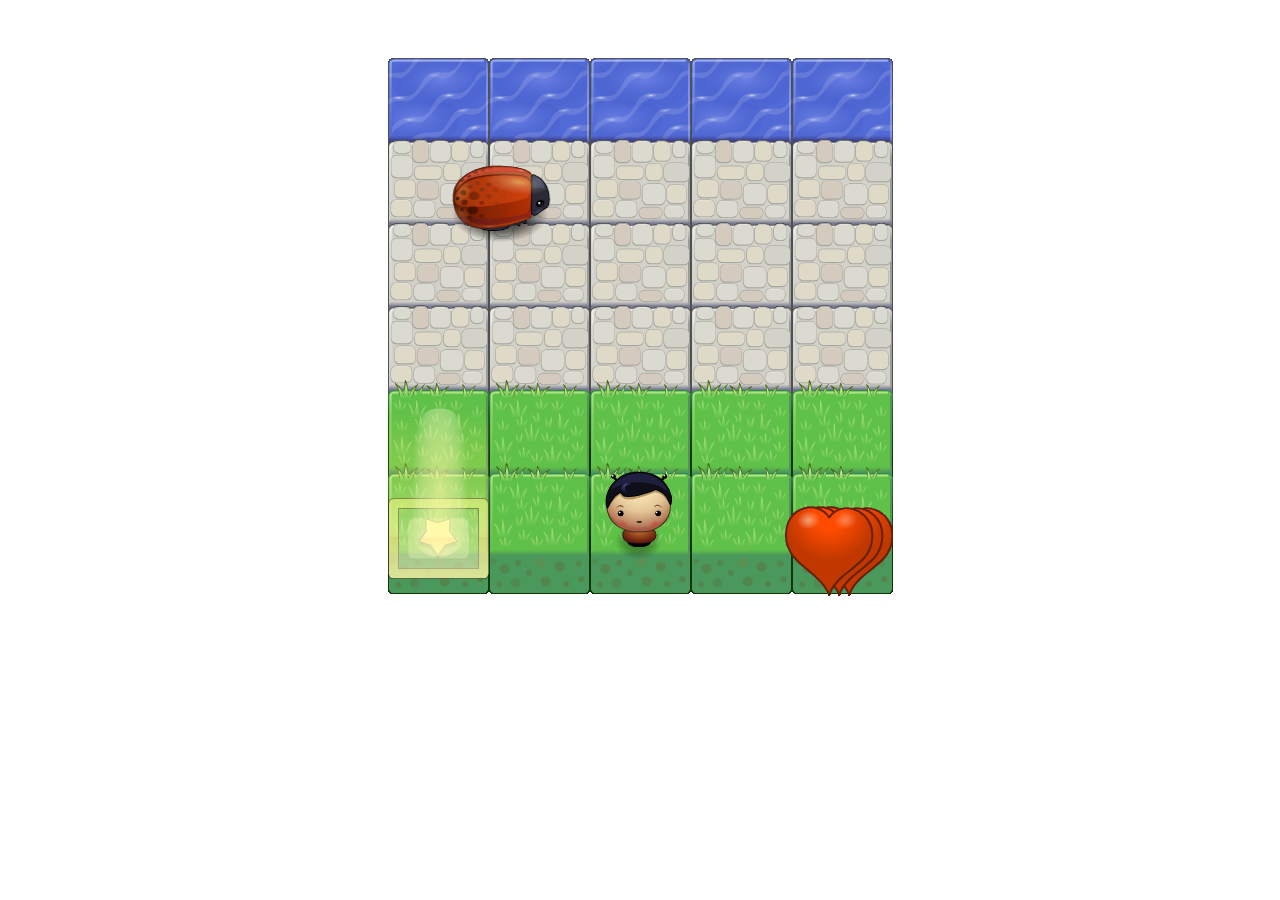
<file: arcade-game/index.html>
<!DOCTYPE html>
<html>
<head>
    <meta charset="UTF-8">
    <title>Effective JavaScript: Frogger</title>
    <link rel="stylesheet" href="css/style.css">
</head>
<body>
    <script src="js/resources.js"></script>
    <script src="js/app.js"></script>
    <script src="js/engine.js"></script>
</body>
</html>
</file>
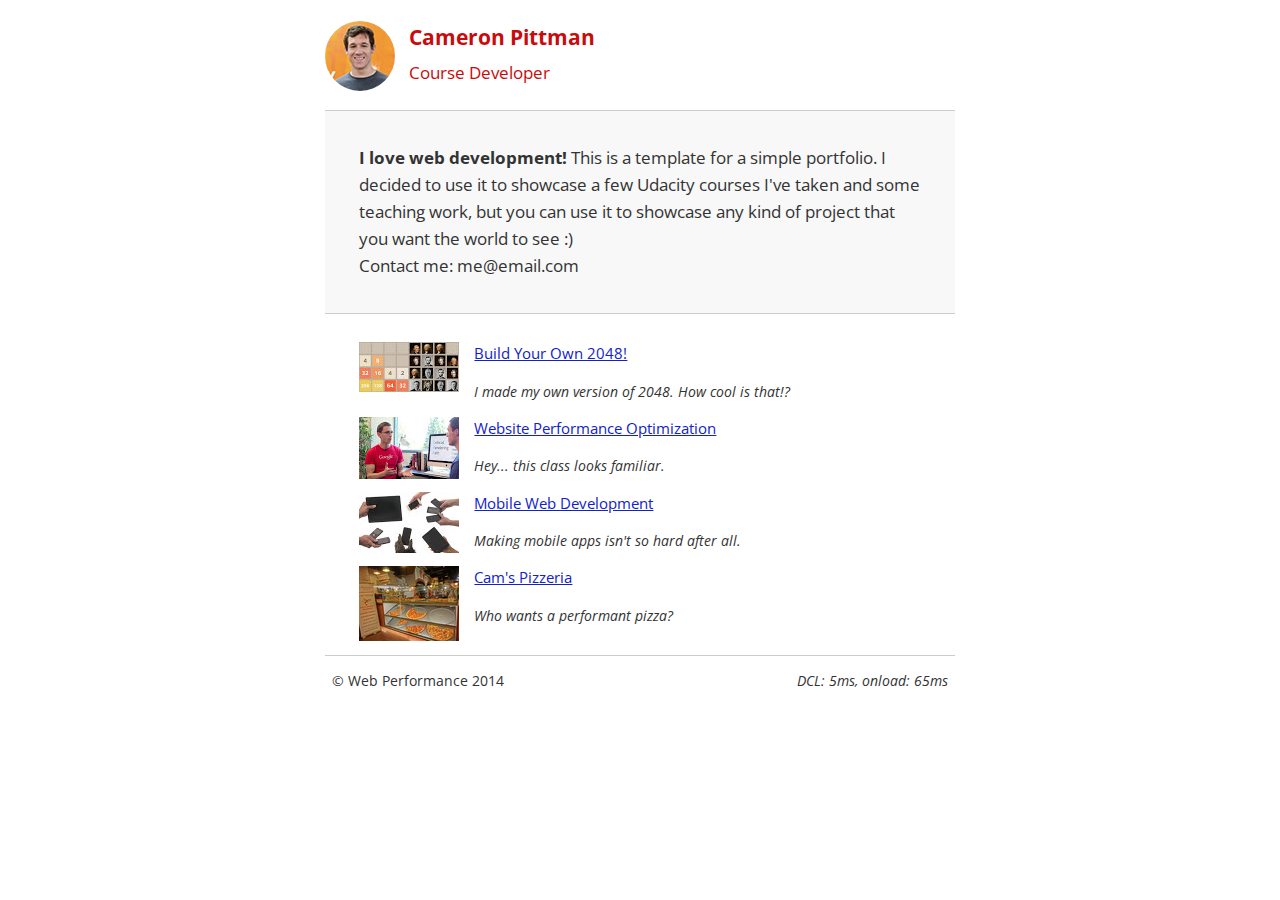
<file: mobile-portfolio/index.html>
<!DOCTYPE html>
<html lang="en">
  <head>
    <meta charset="utf-8">
    <meta name="viewport" content="width=device-width, initial-scale=1">
    <meta name="description" content=" FILL ME IN ">
    <meta name="author" content=" FILL ME IN ">
    <title>Cameron Pittman: Portfolio</title>

    <link rel="preload" href="//fonts.googleapis.com/css?family=Open+Sans:400,700" as="style" onload="this.rel='stylesheet'">
    <noscript>
      <link rel="stylesheet" href="//fonts.googleapis.com/css?family=Open+Sans:400,700">
    </noscript>

    <style type="text/css">
      .hero,footer{border-top:1px solid #ccc}footer span,li p{font-style:italic}html{font-size:100%;overflow-y:scroll;-webkit-tap-highlight-color:transparent;-ms-text-size-adjust:100%;-webkit-text-size-adjust:none}body{margin:0;font-size:14px;line-height:1.61;font-weight:400;background:#fff}b,header p,strong{font-weight:700}body,button,input,select,textarea{font-family:'Open Sans',sans-serif;color:#333}a{color:#12C}a:visited{color:#61C}a:focus{outline:dotted thin}a:active,a:hover{color:#c00;outline:0}code,pre{font-family:monospace,monospace;font-size:1em}ol,ul{margin:1em 0;padding:0 0 0 20px}img{border:0;max-width:100%}.container,footer,header{max-width:45em;margin:0 auto}header{padding:0 .5em;color:#C90B0B}header img{border-radius:40px;float:left}header p{font-size:1.5em;padding-left:4em}header p span{font-size:.8em;font-weight:400}.hero{padding:2em;background-color:#f8f8f8;font-size:1.2em;border-bottom:1px solid #ccc}.content{padding:1em}.content li{list-style-type:none;font-size:1.1em}li img{float:left;padding-right:1em}li p{font-size:.9em}footer{padding:0 .5em}footer span{float:right}@media only screen and (max-width:480px){body{font-size:12px}header p{padding-left:4.5em}}
    </style>
    <link href="css/print.css" rel="stylesheet" media="print">
  </head>

  <body>
    <header>
      <a href="/"><img src="img/profilepic.jpg" alt="profile-pic"></a>
      <p>Cameron Pittman<br><span>Course Developer</span></p>
    </header>

    <div class="container">
      <div class="hero">
        <strong>I love web development!</strong> This is a template for a simple portfolio. I decided to use it to showcase a few Udacity courses I've taken and some teaching work, but you can use it to showcase any kind of project that you want the world to see :) <br> Contact me: me@email.com
      </div>

      <div class="content">
        <ul>
          <li>
            <img src="img/build_own_2048.jpg" alt="2048 game">
            <a href="project-2048.html">Build Your Own 2048!</a>
            <p>I made my own version of 2048. How cool is that!?</p>
          </li>

          <li>
            <img src="img/web_perf_opt.jpg" alt="web optimization course">
            <a href="project-webperf.html">Website Performance Optimization</a>
            <p>Hey... this class looks familiar.</p>
          </li>

          <li>
            <img src="img/mobile_web_dev.jpg" alt="Mobile course pic">
            <a href="project-mobile.html">Mobile Web Development</a>
            <p>Making mobile apps isn't so hard after all.</p>
          </li>

          <li>
            <img style="width: 100px;" src="img/cam_pizza_mini.jpg" alt="pizza pic">
            <a href="views/pizza.html">Cam's Pizzeria</a>
            <p>Who wants a performant pizza?</p>
          </li>
        </ul>
      </div>

      <footer>
        <p>&copy; Web Performance 2014 <span id="crp-stats"></span></p>
      </footer>
    </div>
    <script>
        (function(w,g){w['GoogleAnalyticsObject']=g;
            w[g]=w[g]||function(){(w[g].q=w[g].q||[]).push(arguments)};w[g].l=1*new Date();})(window,'ga');

        // Optional TODO: replace with your Google Analytics profile ID.
        ga('create', 'UA-XXXX-Y');
        ga('send', 'pageview');
    </script>
    <script async src="http://www.google-analytics.com/analytics.js"></script>
    <script async src="js/perfmatters.js"></script>
  </body>
</html>
</file>
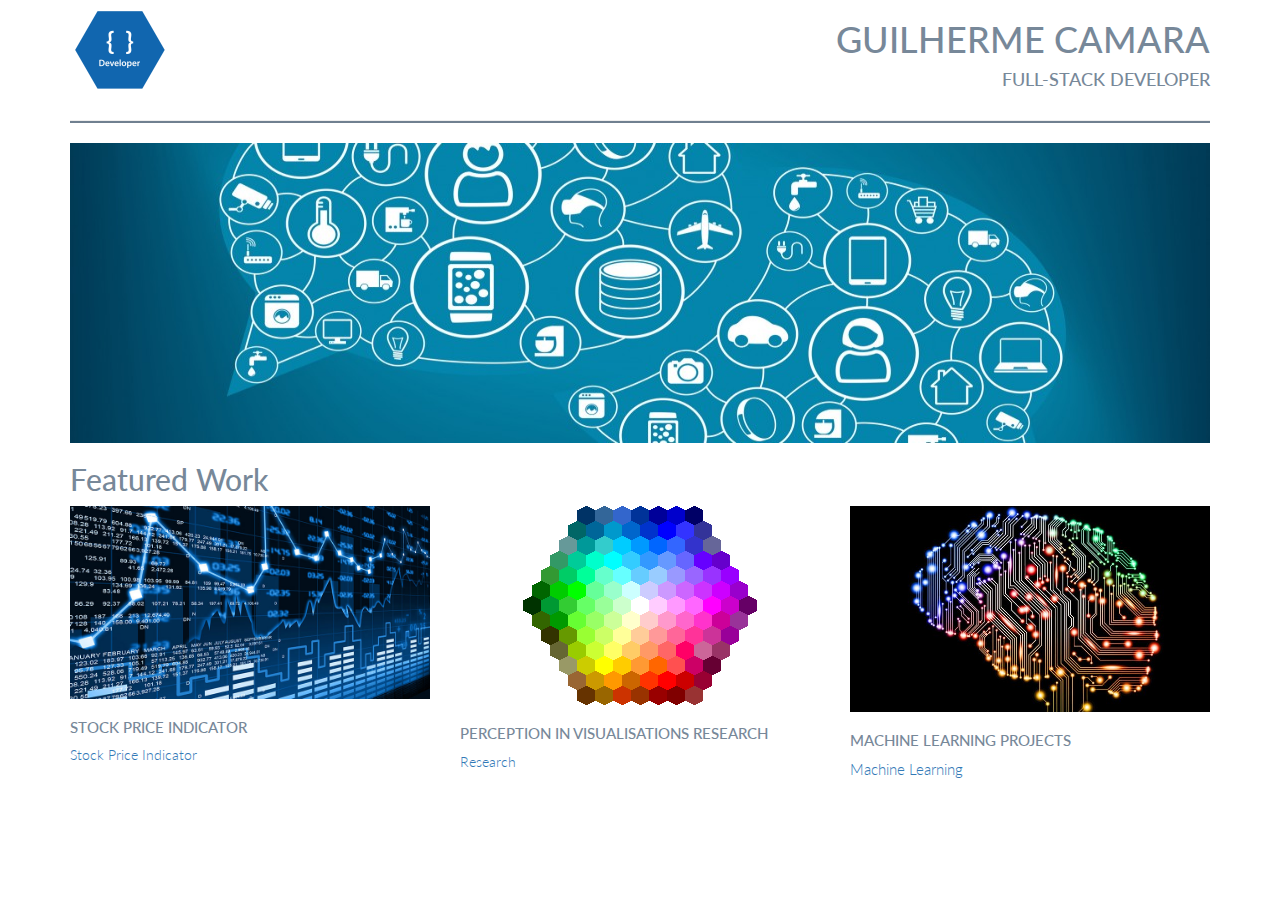
<file: portfolio_site/index.html>
<!DOCTYPE html>
<html lang="en">
<head>
    <meta charset="UTF-8">
    <meta name="viewport" content="width=device-width,initial-scale=1">

    <!--CSS Files-->
    <link href="https://fonts.googleapis.com/css?family=Lato:100,300" rel="stylesheet">
    <link href="css/bootstrap.min.css" rel="stylesheet">
    <link href="css/main.css" rel="stylesheet">
    <title>Title</title>

    <!--JS FILES-->
    <script type="text/javascript" src="js/jquery-3.2.1.min.js"></script>
    <script type="text/javascript" src="js/bootstrap.min.js"></script>

</head>
<body>
<!-- Modals -->
<div class="modal fade" id="stock-price-ind_modal" tabindex="-1" role="dialog" aria-labelledby="stockModal">
    <div class="modal-dialog">
        <div class="modal-content">
            <div class="modal-header">
                <h4 class="modal-title" id="stockModal">About</h4>
            </div>
            <div class="modal-body">
                <img class="img-responsive" src=./images/stock_prices.jpg alt="Stock Prices Image">
                <div class="modal_text">
                    <p>
                        The future value of a company stock over a period of time can be predicted using a methodology known
                        as Stock Market prediction. Given some metrics over a period, such as opening stock price, volume of
                        stocks traded and highest stock price traded, predictions can be done using an algorithm. The analyses
                        of all possible inputs are carried out, in order to predict the Adjusted Close stock price (in other words,
                        the future value of the company).
                    </p>
                    <p>
                        Accurate future value prediction is an objective pursued by many companies. This project is not (yet)
                        be sensible to all data available, trying to perform data-mining in twitter and other tools to predict if a
                        company will have a drastic fall (or rise) on its stock price. I intend to investigate the financial market,
                        understanding how it works and the variables responsible of its changes, not to create the best predictive
                        tool on the market.
                    </p>
                </div>
            </div>
            <div class="modal-footer">
                <button type="button" class="btn btn-default" data-dismiss="modal">Close</button>
            </div>
        </div>
    </div>
</div>

<div class="modal fade" id="research_modal" tabindex="-1" role="dialog" aria-labelledby="researchModal">
    <div class="modal-dialog">
        <div class="modal-content">
            <div class="modal-header">
                <h4 class="modal-title" id="researchModal">About</h4>
            </div>
            <div class="modal-body">
                <img class="img-responsive featured-image" src=./images/img_colormap.gif alt="ColorMap image">
                <div class="modal_text">
                    <p>
                        This project was developed for the Visualization of data course,
                        Lectured by professor Paula Dornhofer Paro Costa as part of the Masters in Electrical Engineering of the State University of Campinas.
                    </p>
                    <p>
                        The aim of this study is to conduct a practical analysis of human perception using data visualization
                    </p>
                </div>
            </div>
            <div class="modal-footer">
                <button type="button" class="btn btn-default" data-dismiss="modal">Close</button>
            </div>
        </div>
    </div>
</div>

<div class="modal fade" id="ml_modal" tabindex="-1" role="dialog" aria-labelledby="mlModal">
    <div class="modal-dialog">
        <div class="modal-content">
            <div class="modal-header">
                <h4 class="modal-title" id="mlModal">About</h4>
            </div>
            <div class="modal-body">
                <img class="img-responsive featured-image" src=./images/Machine-Learning.jpg alt="Machine Learning Image">
                <div class="modal_text">
                    <p>
                        UdaCity's Machine Learning Engineering Assignments
                    </p>
                </div>
            </div>
            <div class="modal-footer">
                <button type="button" class="btn btn-default" data-dismiss="modal">Close</button>
            </div>
        </div>
    </div>
</div>

<!--HEADER-->
<header class="container">
    <main>
        <div class="row">
            <div class="col-xs-12 col-sm-6 col-md-3 ">
                <!--Logo/img in here-->
                <img class="img-responsive logo" src="images/cadcorp_developer_200x200.png" alt="Logo">
            </div>
            <div class="col-xs-12 col-sm-6 col-md-9  text-right text-uppercase name-desc">
                <h1>Guilherme Camara</h1>
                <h4>Full-Stack Developer</h4>
            </div>
        </div>

        <div class="row">
            <div class="col-md-12">
                <hr class="line">
            </div>
        </div>
        <!--Main figure-->
        <div class="row">
            <div class="col-md-12">
                <figure>
                    <picture>
                        <img class="img-responsive main-image" src="images/devices.jpg" alt="Devices Image">
                    </picture>
                </figure>
            </div>
        </div>
        <!--Featured work-->
        <div class="row">
            <div class="col-md-12">
                <h2 class="featured-work">Featured Work</h2>
            </div>
        </div>
        <div class="row">
            <div class="col-xs-12 col-sm-6 col-md-6 col-lg-4">
                <img data-toggle="modal" data-target="#stock-price-ind_modal" src="images/stock_prices.jpg" class="img-responsive featured-image" alt="Stock Prices Image">
                <h3 class="text-uppercase featured-text">Stock Price Indicator</h3>
                <p><a href="https://github.com/guilines/Stock-Price-Indicator" target="_blank">Stock Price Indicator</a></p>
            </div>
            <div class="col-xs-12 col-sm-6 col-md-6 col-lg-4">
                <img data-toggle="modal" data-target="#research_modal" src="images/img_colormap.gif" class="img-responsive featured-image" alt="ColorMap Image">
                <h3 class="text-uppercase featured-text">Perception in Visualisations Research</h3>
                <p><a href="https://github.com/guilines/ia369_project" target="_blank">Research</a></p>
            </div>
            <div class="col-xs-12 col-sm-6 col-md-6 col-lg-4">
                <img data-toggle="modal" data-target="#ml_modal" src="images/Machine-Learning.jpg" class="img-responsive featured-image" alt="Brain Image">
                <h3 class="text-uppercase featured-text">Machine Learning Projects</h3>
                <p class="featured-text"><a href="https://github.com/guilines/MachineLearningProjects" target="_blank">Machine Learning</a></p>
            </div>
        </div>
    </main>
</header>
</body>
</html>
</file>
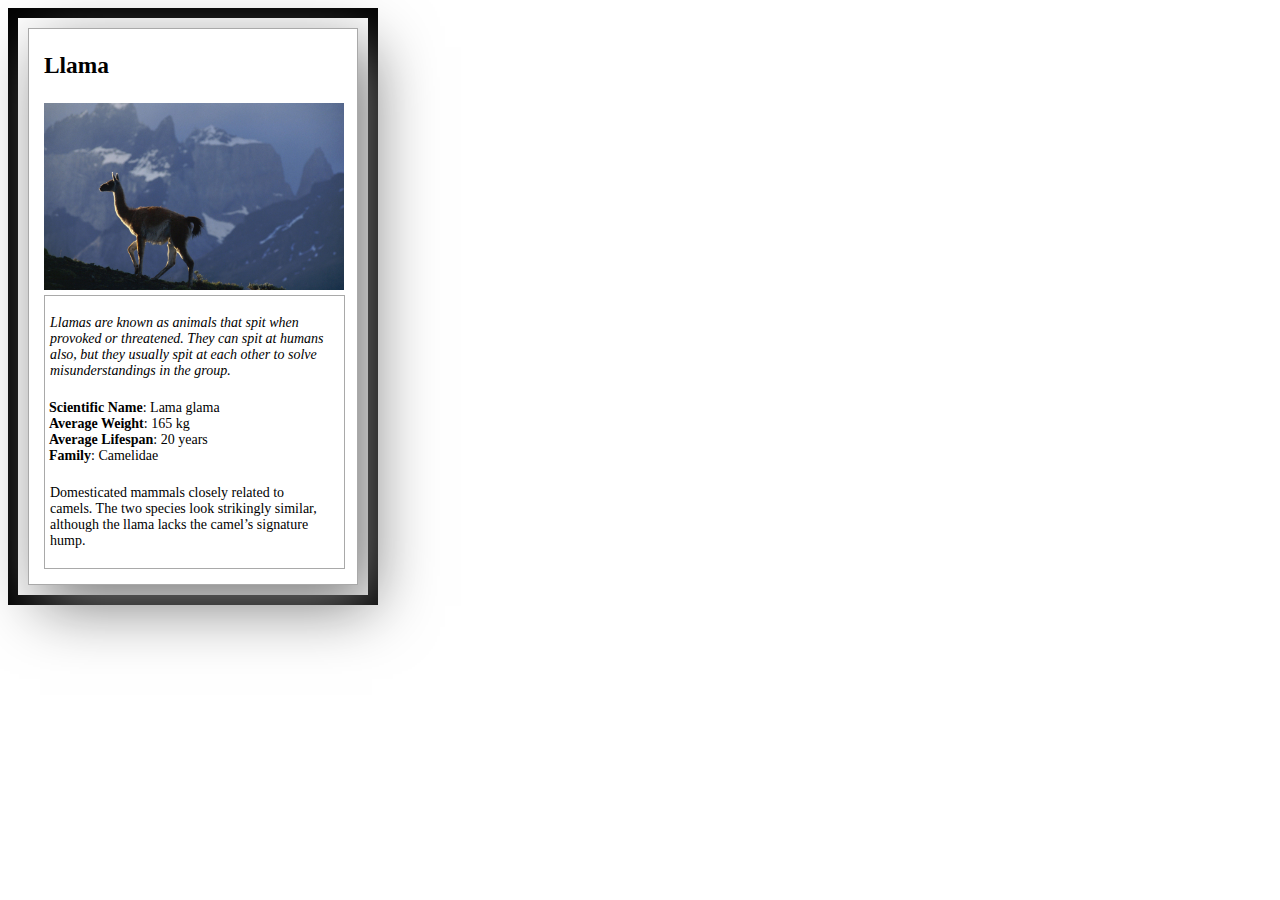
<file: fend-animal-trading-cards-master/card.html>
<!DOCTYPE html>
<html>
<head>
	<meta charset="utf-8">
	<title>Animal Trading Cards</title>
	<link rel="stylesheet" href="styles.css">
</head>
<body class="body_style">
	<div class="box_1">
		<h3>Llama</h3>
		<img src="llama.jpg" alt="llama" class="fig">
		<div class="box_2">
			<p class="facts marg_padd">Llamas are known as animals that spit when provoked or threatened. They can spit at humans also, but they usually spit at each other to solve misunderstandings in the group.</p>
			<ul>
				<li><span class="items">Scientific Name</span>: Lama glama </li>
				<li><span class="items">Average Weight</span>: 165 kg</li>
				<li><span class="items">Average Lifespan</span>: 20 years</li>
				<li><span class="items">Family</span>: Camelidae</li>
			</ul>
			<p class="marg_padd">Domesticated mammals closely related to camels. The two species look strikingly similar, although the llama lacks the camel’s signature hump.</p>
		</div>
	</div>
</body>
</html>
</file>
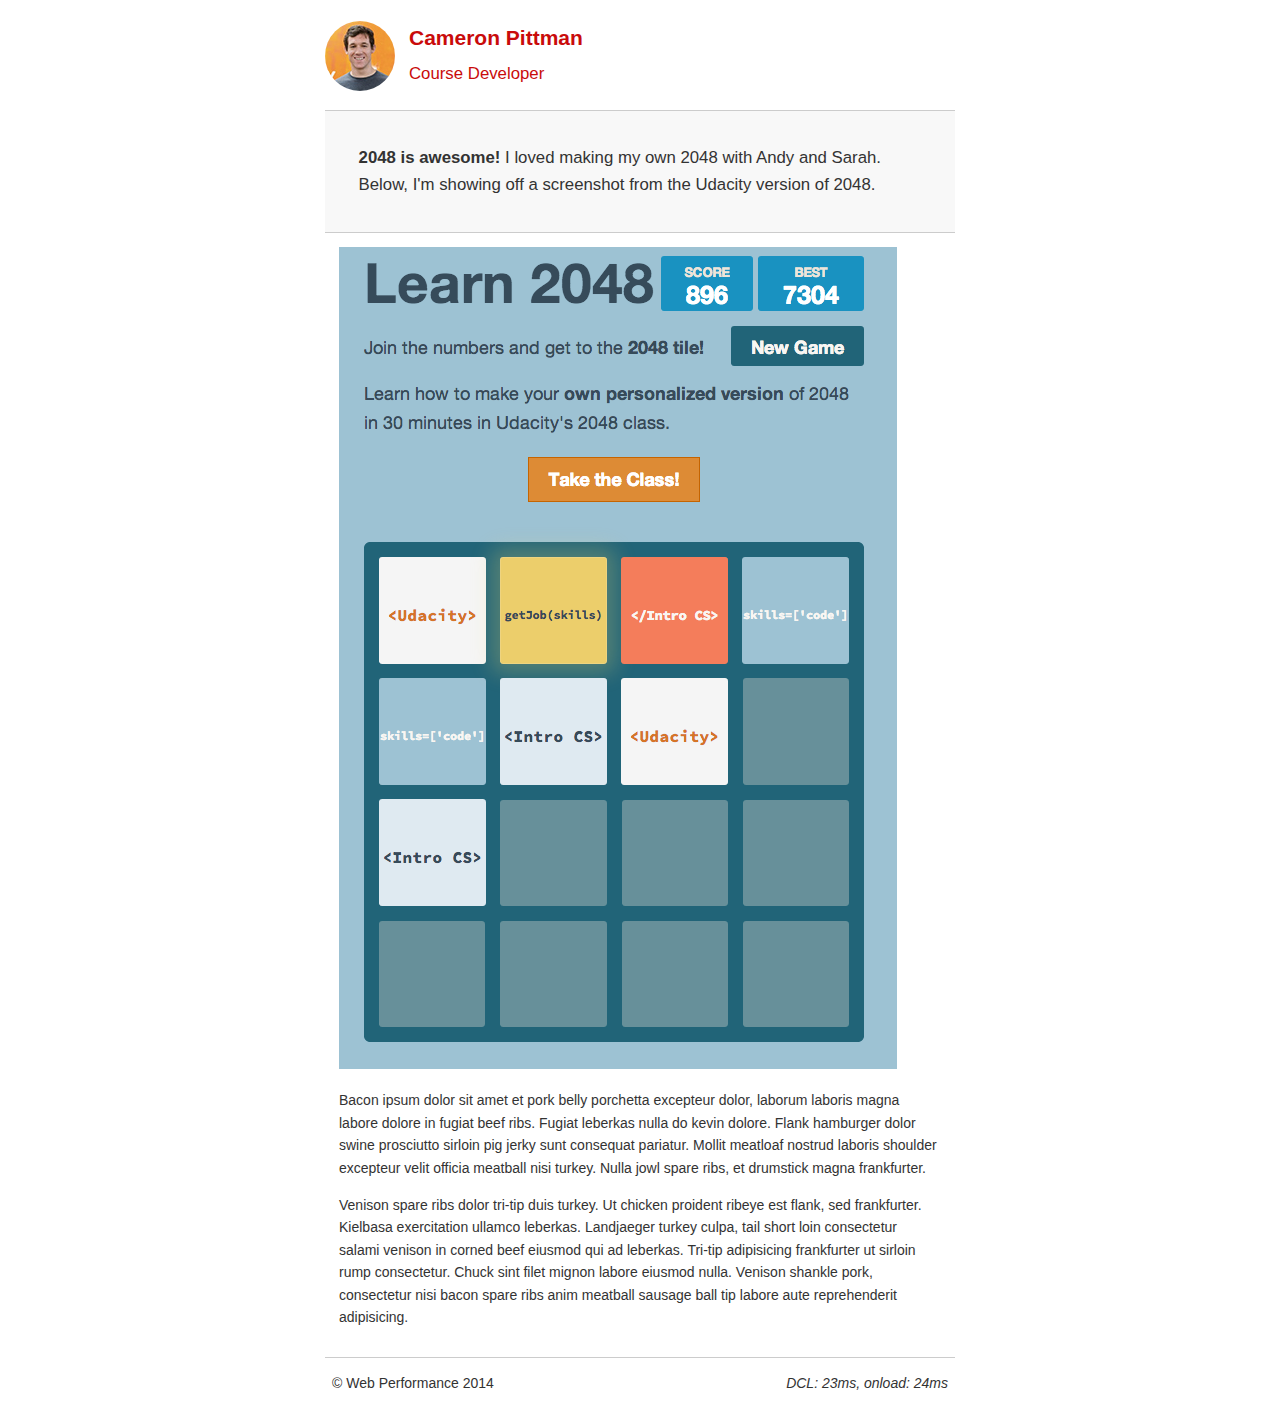
<file: mobile-portfolio/project-2048.html>
<!DOCTYPE html>
<html lang="en">
  <head>
    <meta charset="utf-8">
    <meta name="viewport" content="width=device-width, initial-scale=1">
    <meta name="description" content=" FILL ME IN ">
    <meta name="author" content=" FILL ME IN ">
    <title>Cameron Pittman: Portfolio</title>

    <!-- Hmm, what is the impact of web fonts on speed? Measure it... -->
    <!-- <link href="//fonts.googleapis.com/css?family=Open+Sans:400,700" rel="stylesheet"> -->

    <link href="css/style.css" rel="stylesheet">
    <link href="css/print.css" rel="stylesheet">

    <script>
      (function(w,g){w['GoogleAnalyticsObject']=g;
      w[g]=w[g]||function(){(w[g].q=w[g].q||[]).push(arguments)};w[g].l=1*new Date();})(window,'ga');

      // Optional TODO: replace with your Google Analytics profile ID.
      ga('create', 'UA-XXXX-Y');
      ga('send', 'pageview');
    </script>
    <script src="//www.google-analytics.com/analytics.js"></script>
    <script src="js/perfmatters.js"></script>
  </head>

  <body>
    <header>
      <a href="/"><img src="img/profilepic.jpg"></a>
      <p>Cameron Pittman<br><span>Course Developer</span></p>
    </header>

    <div class="container">
      <div class="hero">
        <strong>2048 is awesome!</strong> I loved making my own 2048 with Andy and Sarah. Below, I'm showing off a screenshot from the Udacity version of 2048.
      </div>

      <div class="content">

        <img class="img-responsive" src="img/2048.png">

        <p>Bacon ipsum dolor sit amet et pork belly porchetta excepteur dolor, laborum laboris magna labore dolore in fugiat beef ribs. Fugiat leberkas nulla do kevin dolore. Flank hamburger dolor swine prosciutto sirloin pig jerky sunt consequat pariatur. Mollit meatloaf nostrud laboris shoulder excepteur velit officia meatball nisi turkey. Nulla jowl spare ribs, et drumstick magna frankfurter.</p>

        <p>Venison spare ribs dolor tri-tip duis turkey. Ut chicken proident ribeye est flank, sed frankfurter. Kielbasa exercitation ullamco leberkas. Landjaeger turkey culpa, tail short loin consectetur salami venison in corned beef eiusmod qui ad leberkas. Tri-tip adipisicing frankfurter ut sirloin rump consectetur. Chuck sint filet mignon labore eiusmod nulla. Venison shankle pork, consectetur nisi bacon spare ribs anim meatball sausage ball tip labore aute reprehenderit adipisicing.</p>

    </div>

    <footer>
      <p>&copy; Web Performance 2014 <span id="crp-stats"></span></p>
    </footer>
  </body>
</html>
</file>
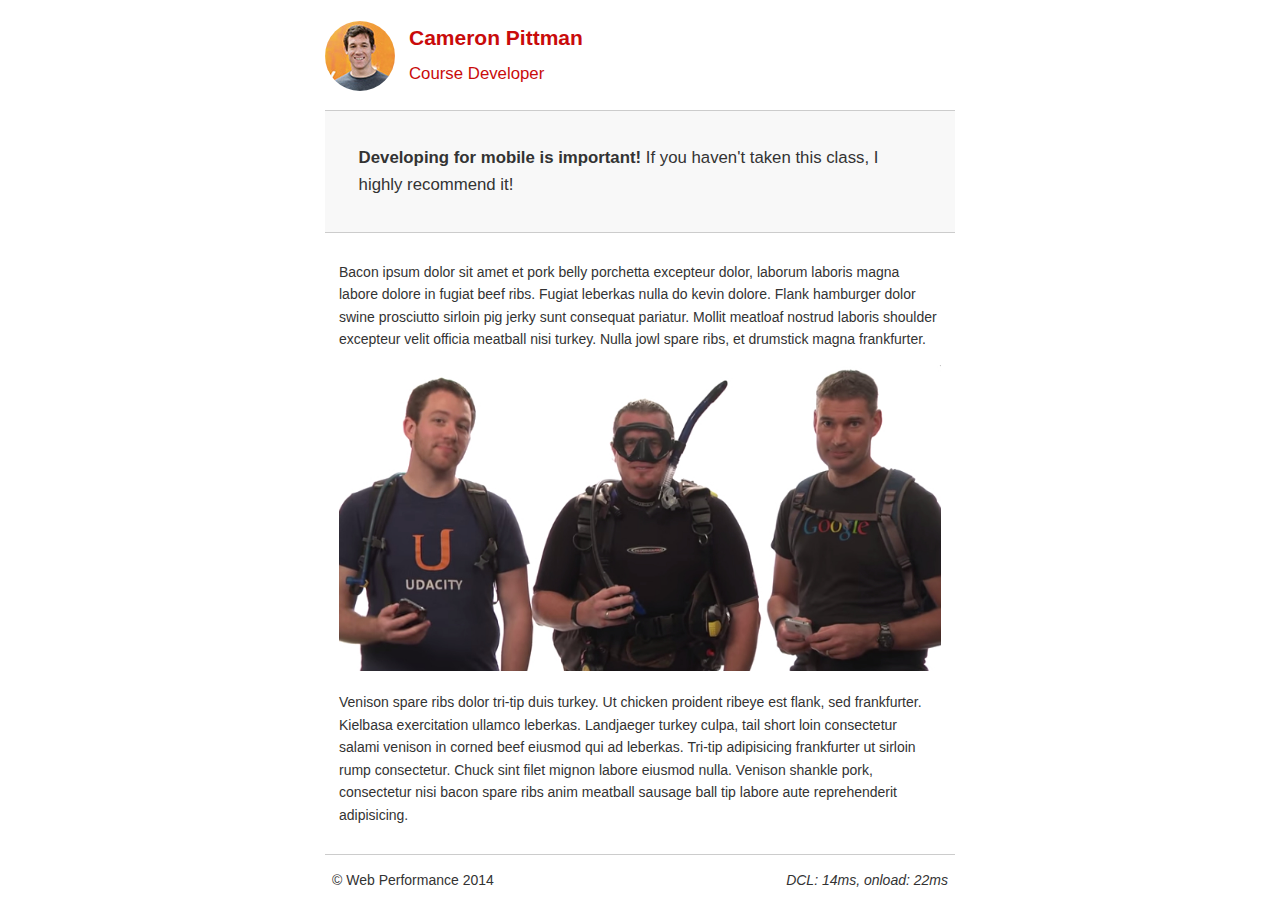
<file: mobile-portfolio/project-mobile.html>
<!DOCTYPE html>
<html lang="en">
  <head>
    <meta charset="utf-8">
    <meta name="viewport" content="width=device-width, initial-scale=1">
    <meta name="description" content=" FILL ME IN ">
    <meta name="author" content=" FILL ME IN ">
    <title>Cameron Pitman: Portfolio</title>

    <!-- Hmm, what is the impact of web fonts on speed? Measure it... -->
    <!-- <link href="//fonts.googleapis.com/css?family=Open+Sans:400,700" rel="stylesheet"> -->

    <link href="css/style.css" rel="stylesheet">
    <link href="css/print.css" rel="stylesheet">

    <script>
      (function(w,g){w['GoogleAnalyticsObject']=g;
      w[g]=w[g]||function(){(w[g].q=w[g].q||[]).push(arguments)};w[g].l=1*new Date();})(window,'ga');

      // Optional TODO: replace with your Google Analytics profile ID.
      ga('create', 'UA-XXXX-Y');
      ga('send', 'pageview');
    </script>
    <script src="http://www.google-analytics.com/analytics.js"></script>
    <script async src="js/perfmatters.js"></script>
  </head>

  <body>
    <header>
      <a href="/"><img src="img/profilepic.jpg"></a>
      <p>Cameron Pittman<br><span>Course Developer</span></p>
    </header>

    <div class="container">
      <div class="hero">
        <strong>Developing for mobile is important!</strong> If you haven't taken this class, I highly recommend it!
      </div>

      <div class="content">

        <p>Bacon ipsum dolor sit amet et pork belly porchetta excepteur dolor, laborum laboris magna labore dolore in fugiat beef ribs. Fugiat leberkas nulla do kevin dolore. Flank hamburger dolor swine prosciutto sirloin pig jerky sunt consequat pariatur. Mollit meatloaf nostrud laboris shoulder excepteur velit officia meatball nisi turkey. Nulla jowl spare ribs, et drumstick magna frankfurter.</p>

        <img src="img/mobilewebdev.jpg">

        <p>Venison spare ribs dolor tri-tip duis turkey. Ut chicken proident ribeye est flank, sed frankfurter. Kielbasa exercitation ullamco leberkas. Landjaeger turkey culpa, tail short loin consectetur salami venison in corned beef eiusmod qui ad leberkas. Tri-tip adipisicing frankfurter ut sirloin rump consectetur. Chuck sint filet mignon labore eiusmod nulla. Venison shankle pork, consectetur nisi bacon spare ribs anim meatball sausage ball tip labore aute reprehenderit adipisicing.</p>

    </div>

    <footer>
      <p>&copy; Web Performance 2014 <span id="crp-stats"></span></p>
    </footer>
  </body>
</html>
</file>
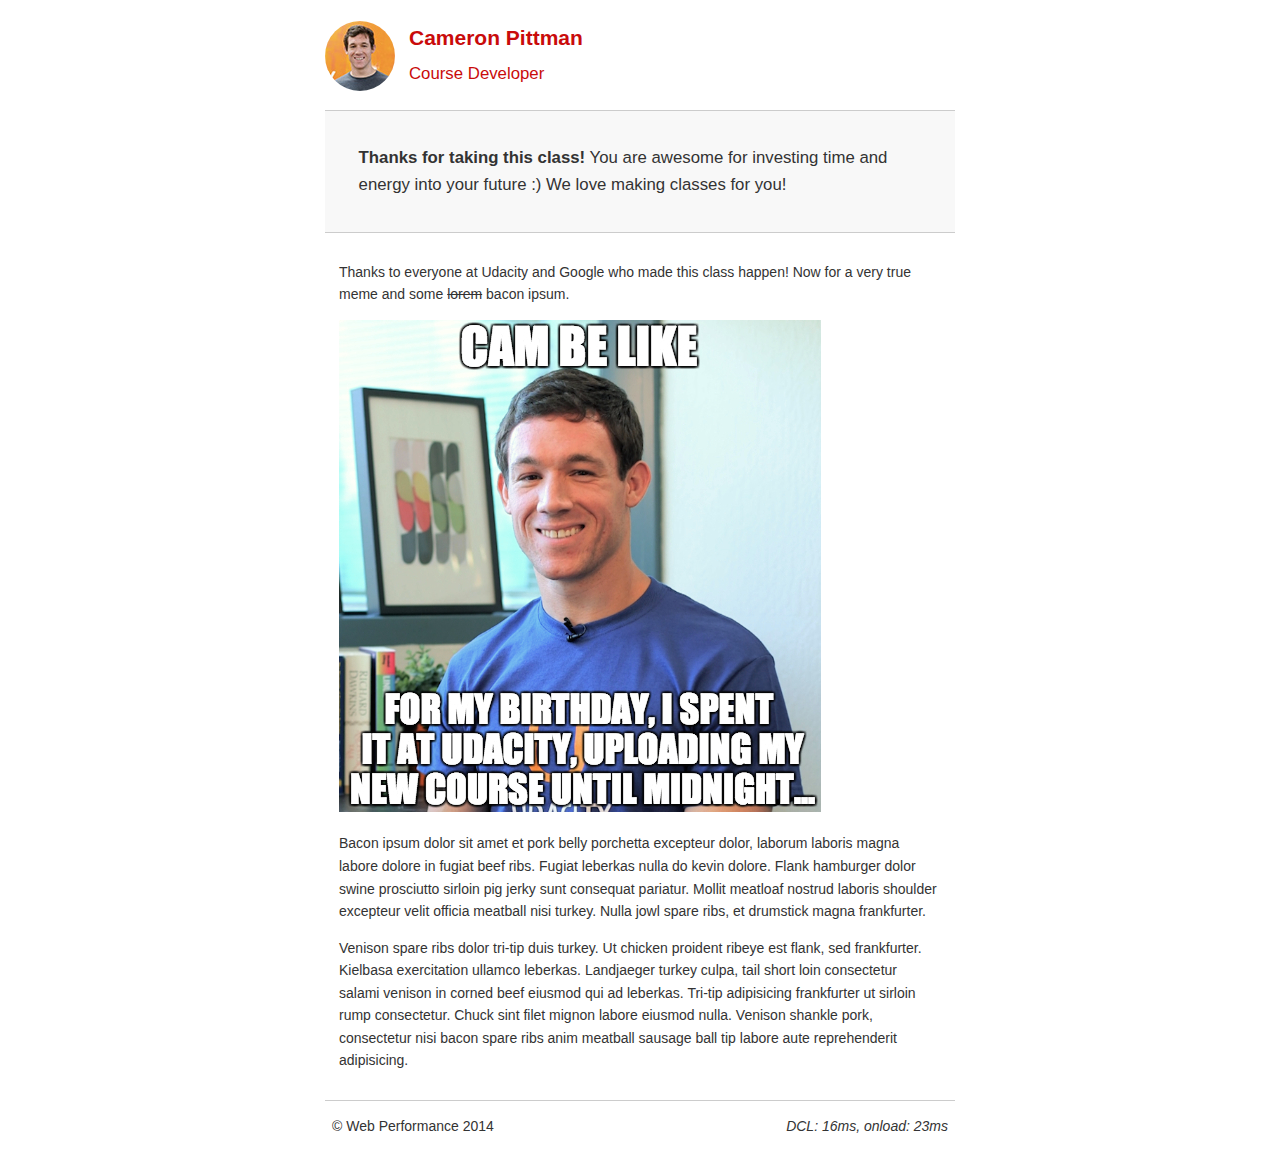
<file: mobile-portfolio/project-webperf.html>
<!DOCTYPE html>
<html lang="en">
  <head>
    <meta charset="utf-8">
    <meta name="viewport" content="width=device-width, initial-scale=1">
    <meta name="description" content=" FILL ME IN ">
    <meta name="author" content=" FILL ME IN ">
    <title>Cameron Pittman: Portfolio</title>

    <!-- Hmm, what is the impact of web fonts on speed? Measure it... -->
    <!-- <link href="//fonts.googleapis.com/css?family=Open+Sans:400,700" rel="stylesheet"> -->

    <link href="css/style.css" rel="stylesheet">
    <link href="css/print.css" rel="stylesheet">

    <script>
      (function(w,g){w['GoogleAnalyticsObject']=g;
      w[g]=w[g]||function(){(w[g].q=w[g].q||[]).push(arguments)};w[g].l=1*new Date();})(window,'ga');

      // Optional TODO: replace with your Google Analytics profile ID.
      ga('create', 'UA-XXXX-Y');
      ga('send', 'pageview');
    </script>
    <script src="http://www.google-analytics.com/analytics.js"></script>
    <script async src="js/perfmatters.js"></script>
  </head>

  <body>
    <header>
      <a href="/"><img src="img/profilepic.jpg"></a>
      <p>Cameron Pittman<br><span>Course Developer</span></p>
    </header>

    <div class="container">
      <div class="hero">
        <strong>Thanks for taking this class!</strong> You are awesome for investing time and energy into your future :) We love making classes for you!
      </div>

      <div class="content">

        <p>Thanks to everyone at Udacity and Google who made this class happen! Now for a very true meme and some <strike>lorem</strike> bacon ipsum.</p>

        <img src="img/cam_be_like.jpg">

        <p>Bacon ipsum dolor sit amet et pork belly porchetta excepteur dolor, laborum laboris magna labore dolore in fugiat beef ribs. Fugiat leberkas nulla do kevin dolore. Flank hamburger dolor swine prosciutto sirloin pig jerky sunt consequat pariatur. Mollit meatloaf nostrud laboris shoulder excepteur velit officia meatball nisi turkey. Nulla jowl spare ribs, et drumstick magna frankfurter.</p>

        <p>Venison spare ribs dolor tri-tip duis turkey. Ut chicken proident ribeye est flank, sed frankfurter. Kielbasa exercitation ullamco leberkas. Landjaeger turkey culpa, tail short loin consectetur salami venison in corned beef eiusmod qui ad leberkas. Tri-tip adipisicing frankfurter ut sirloin rump consectetur. Chuck sint filet mignon labore eiusmod nulla. Venison shankle pork, consectetur nisi bacon spare ribs anim meatball sausage ball tip labore aute reprehenderit adipisicing.</p>

    </div>

    <footer>
      <p>&copy; Web Performance 2014 <span id="crp-stats"></span></p>
    </footer>
  </body>
</html>
</file>
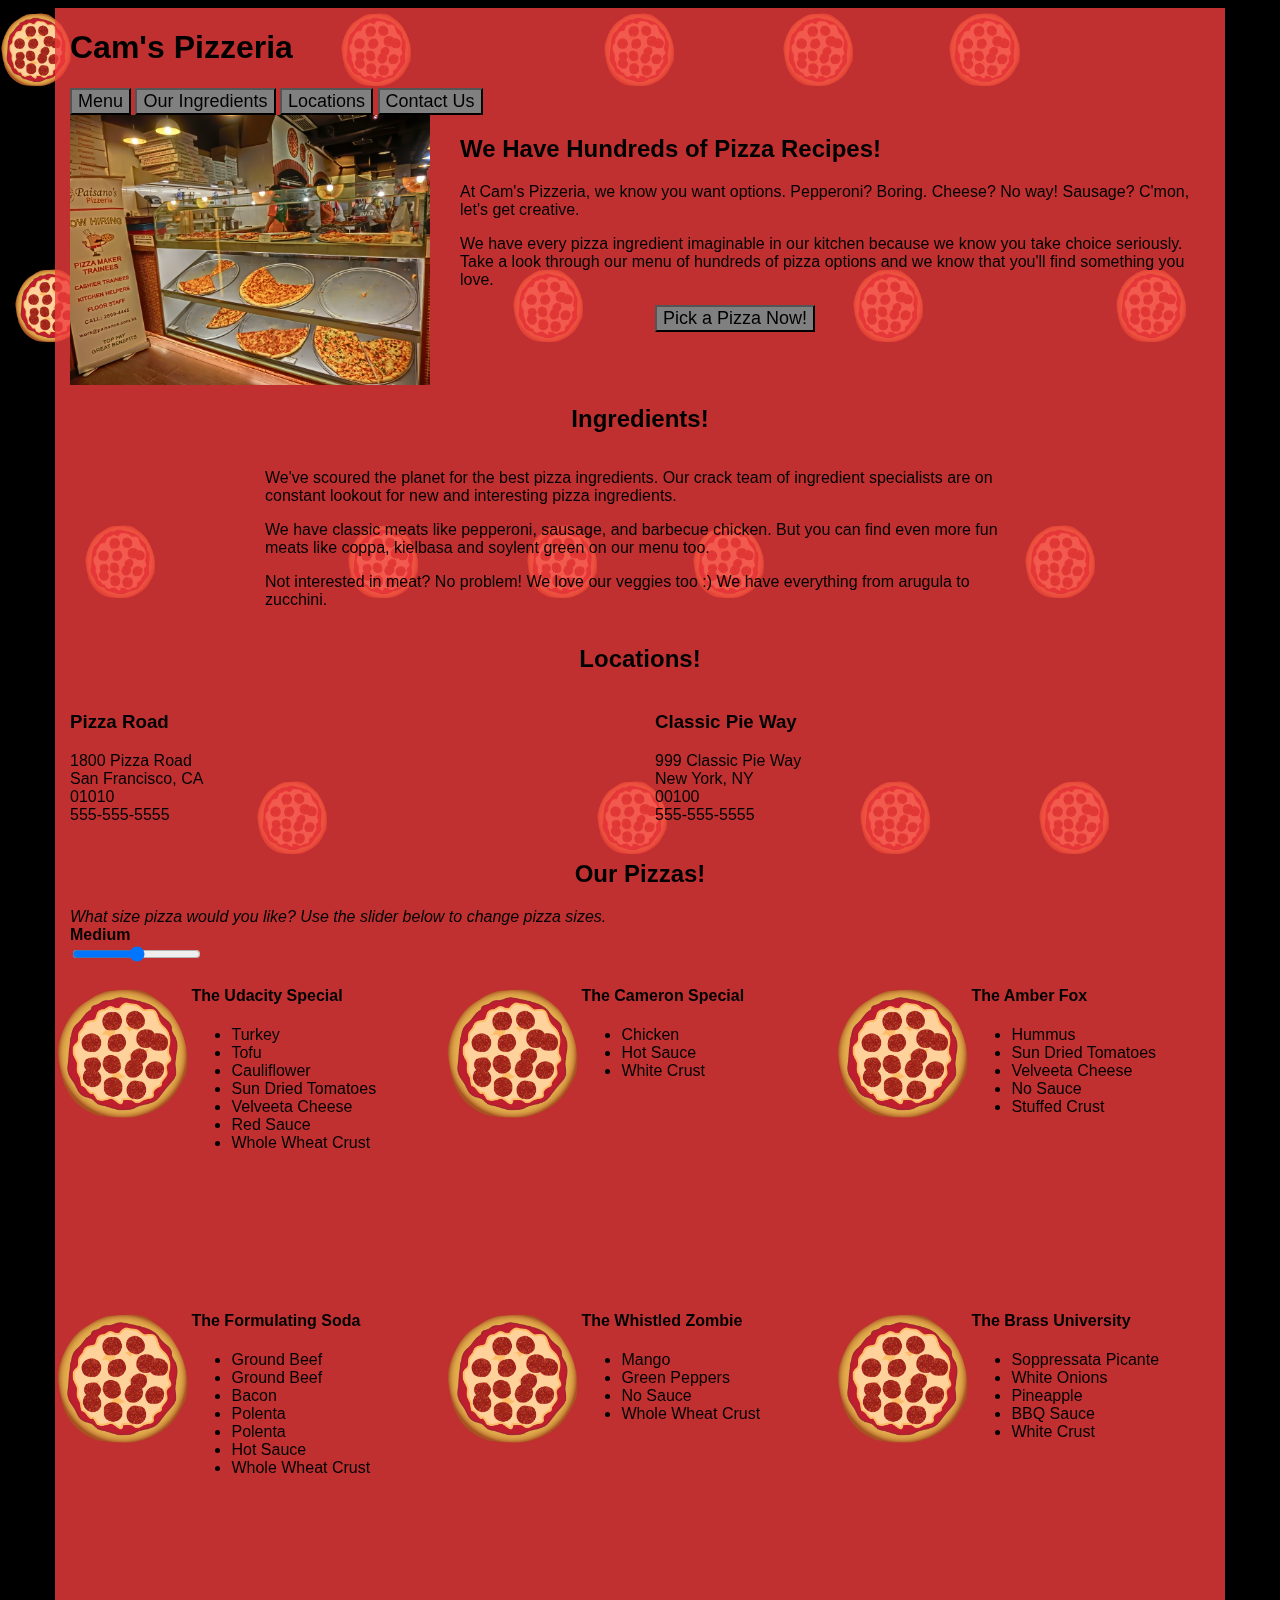
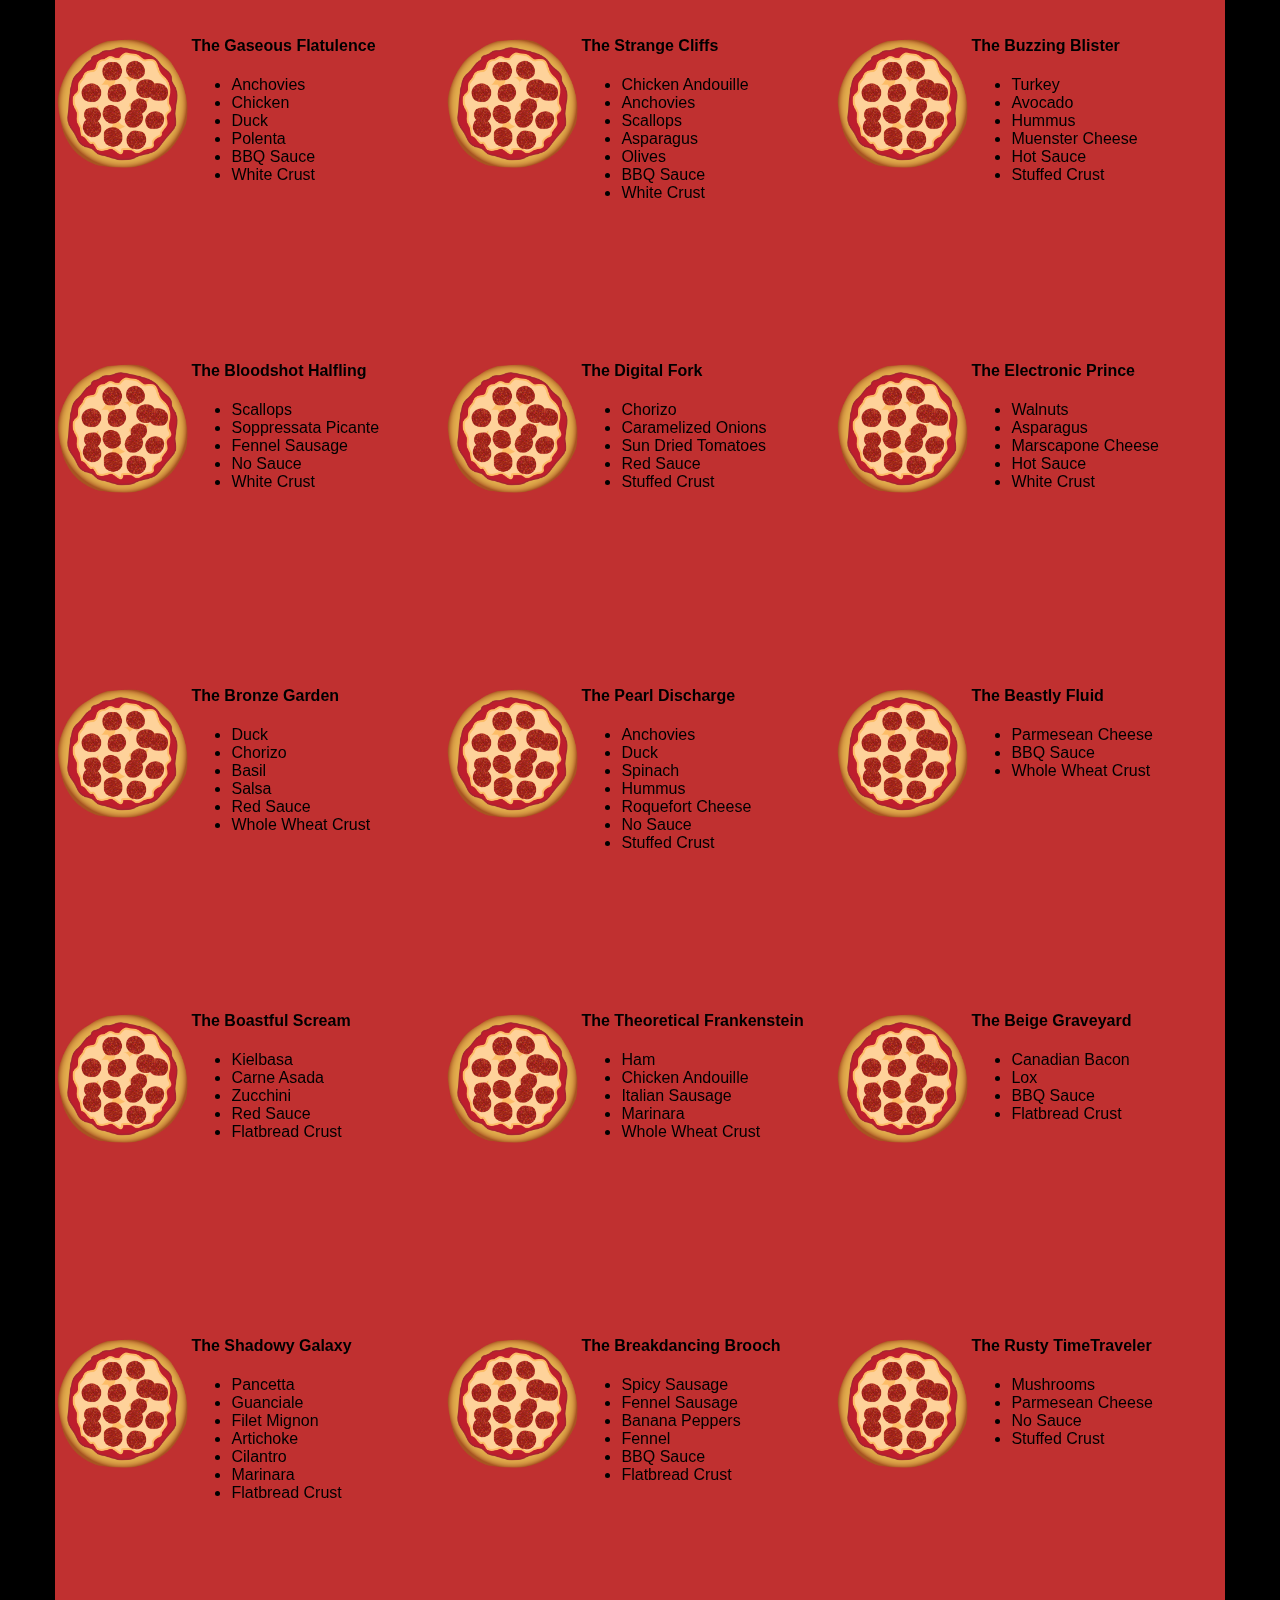
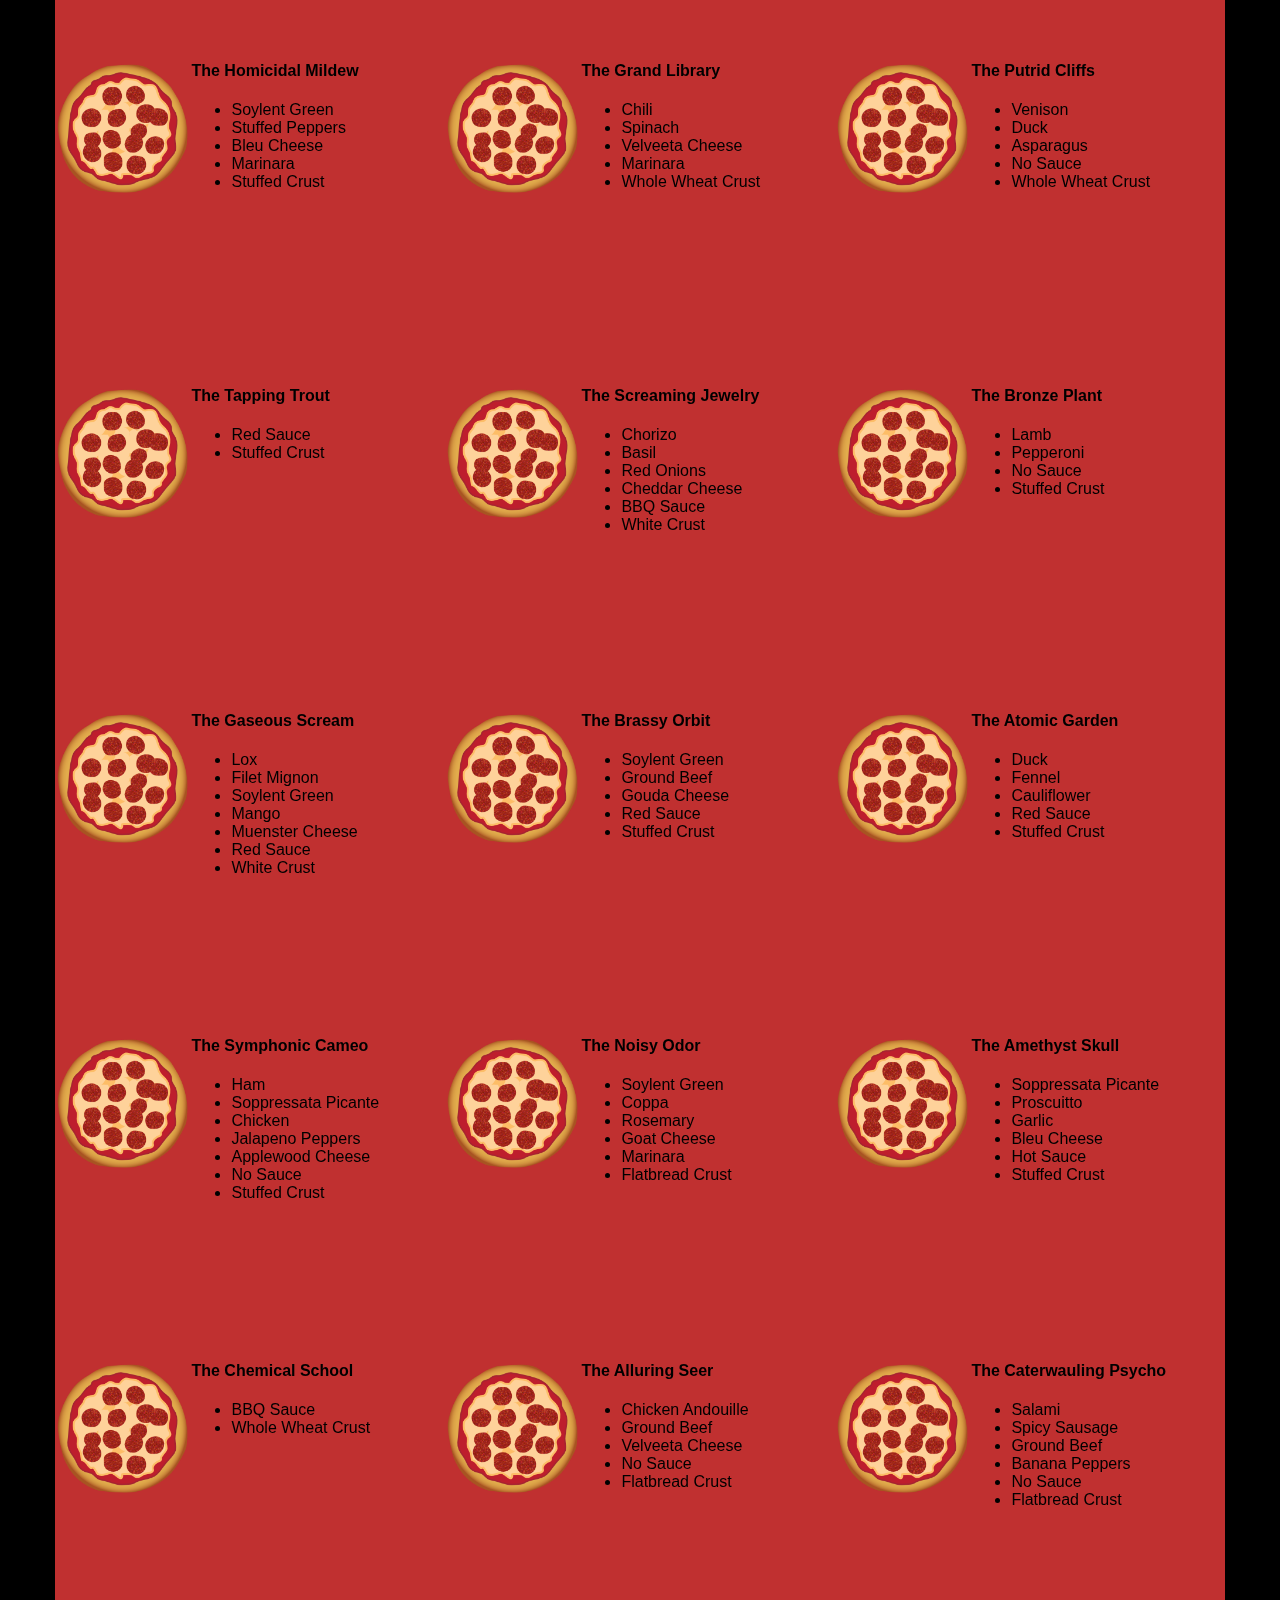
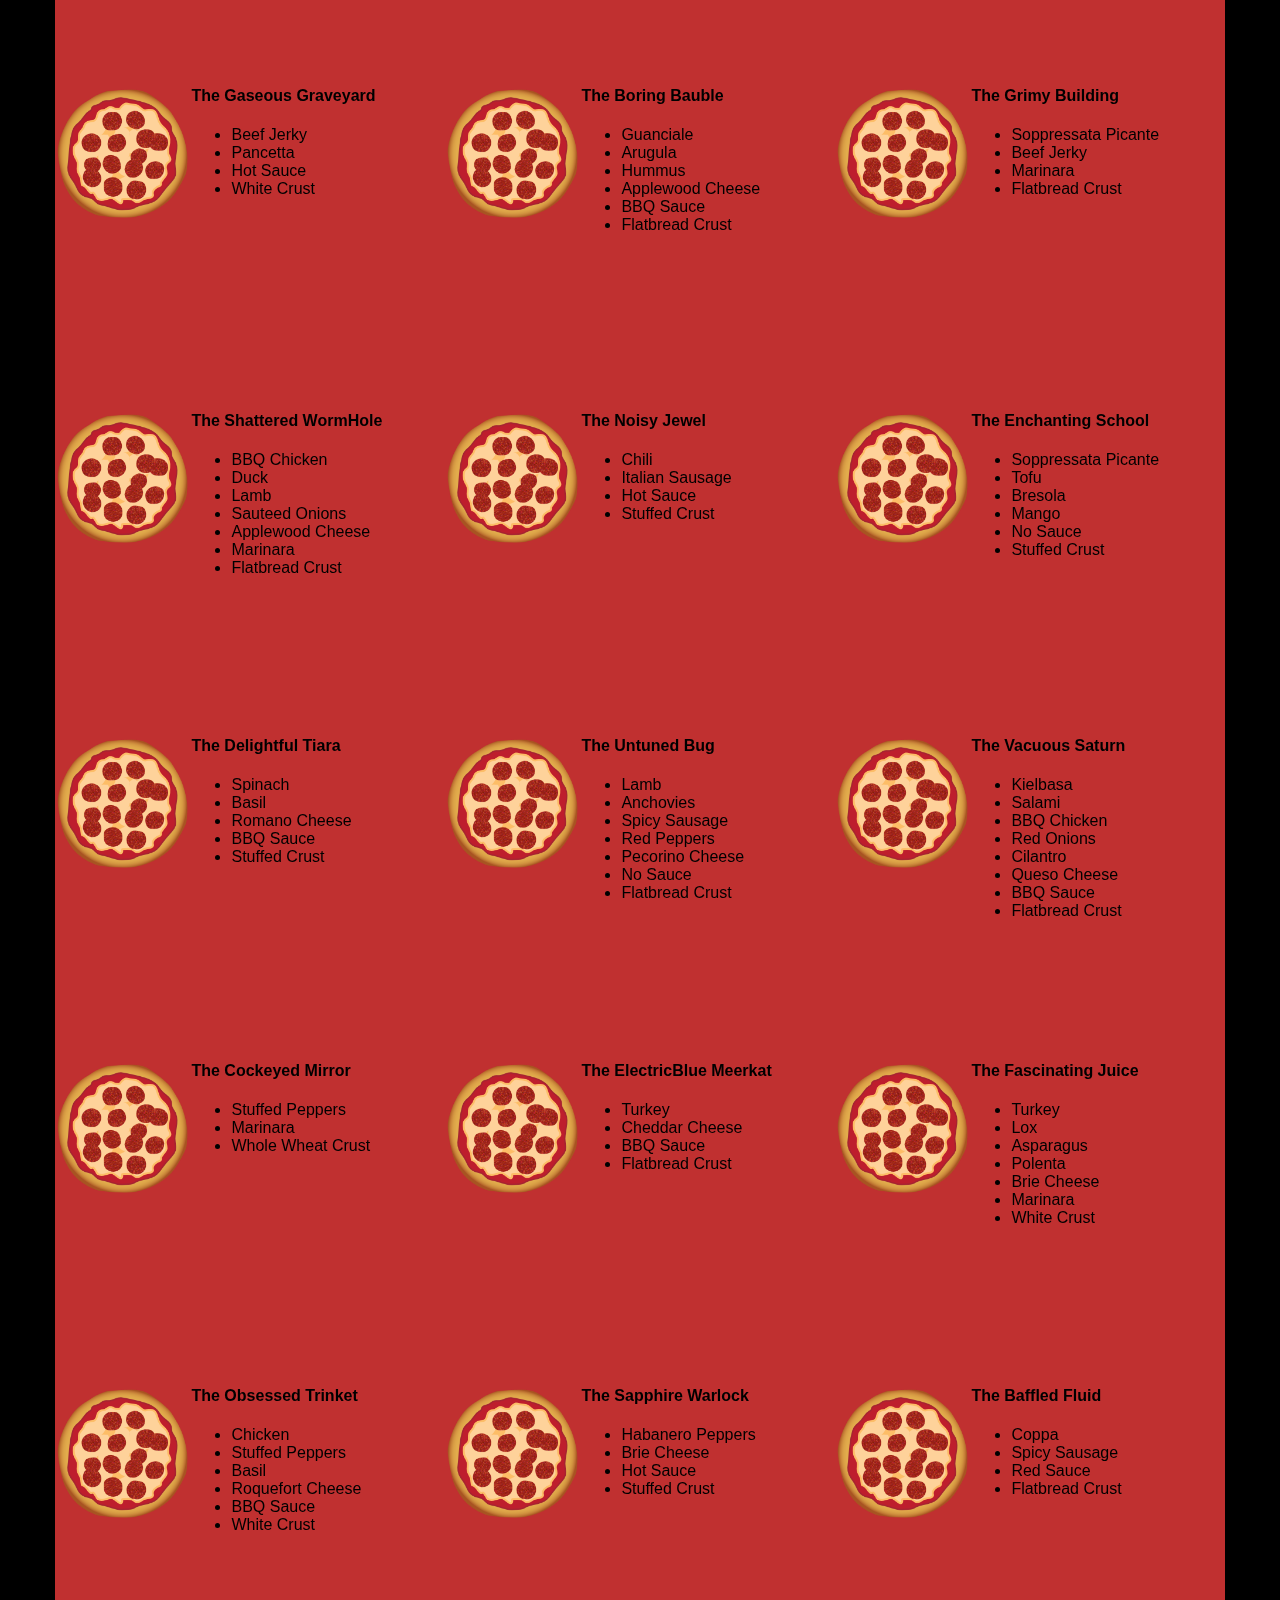
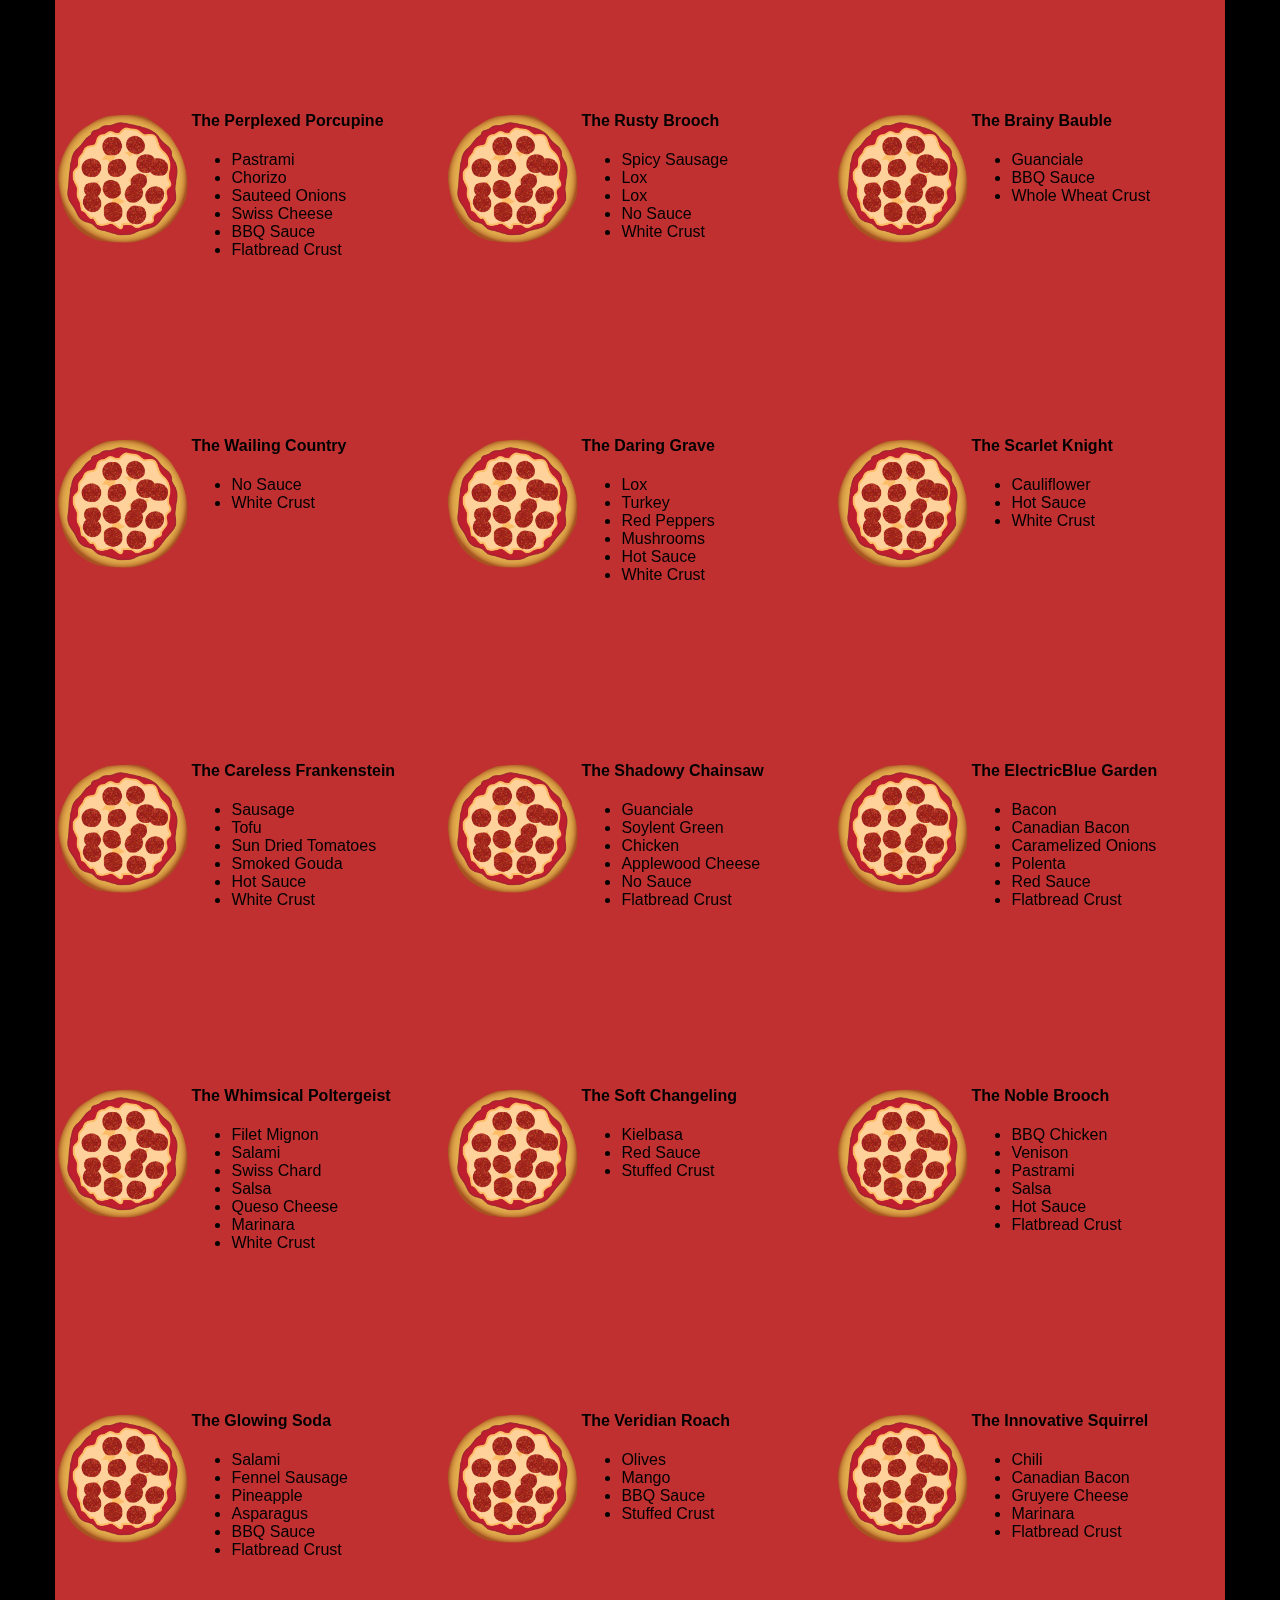
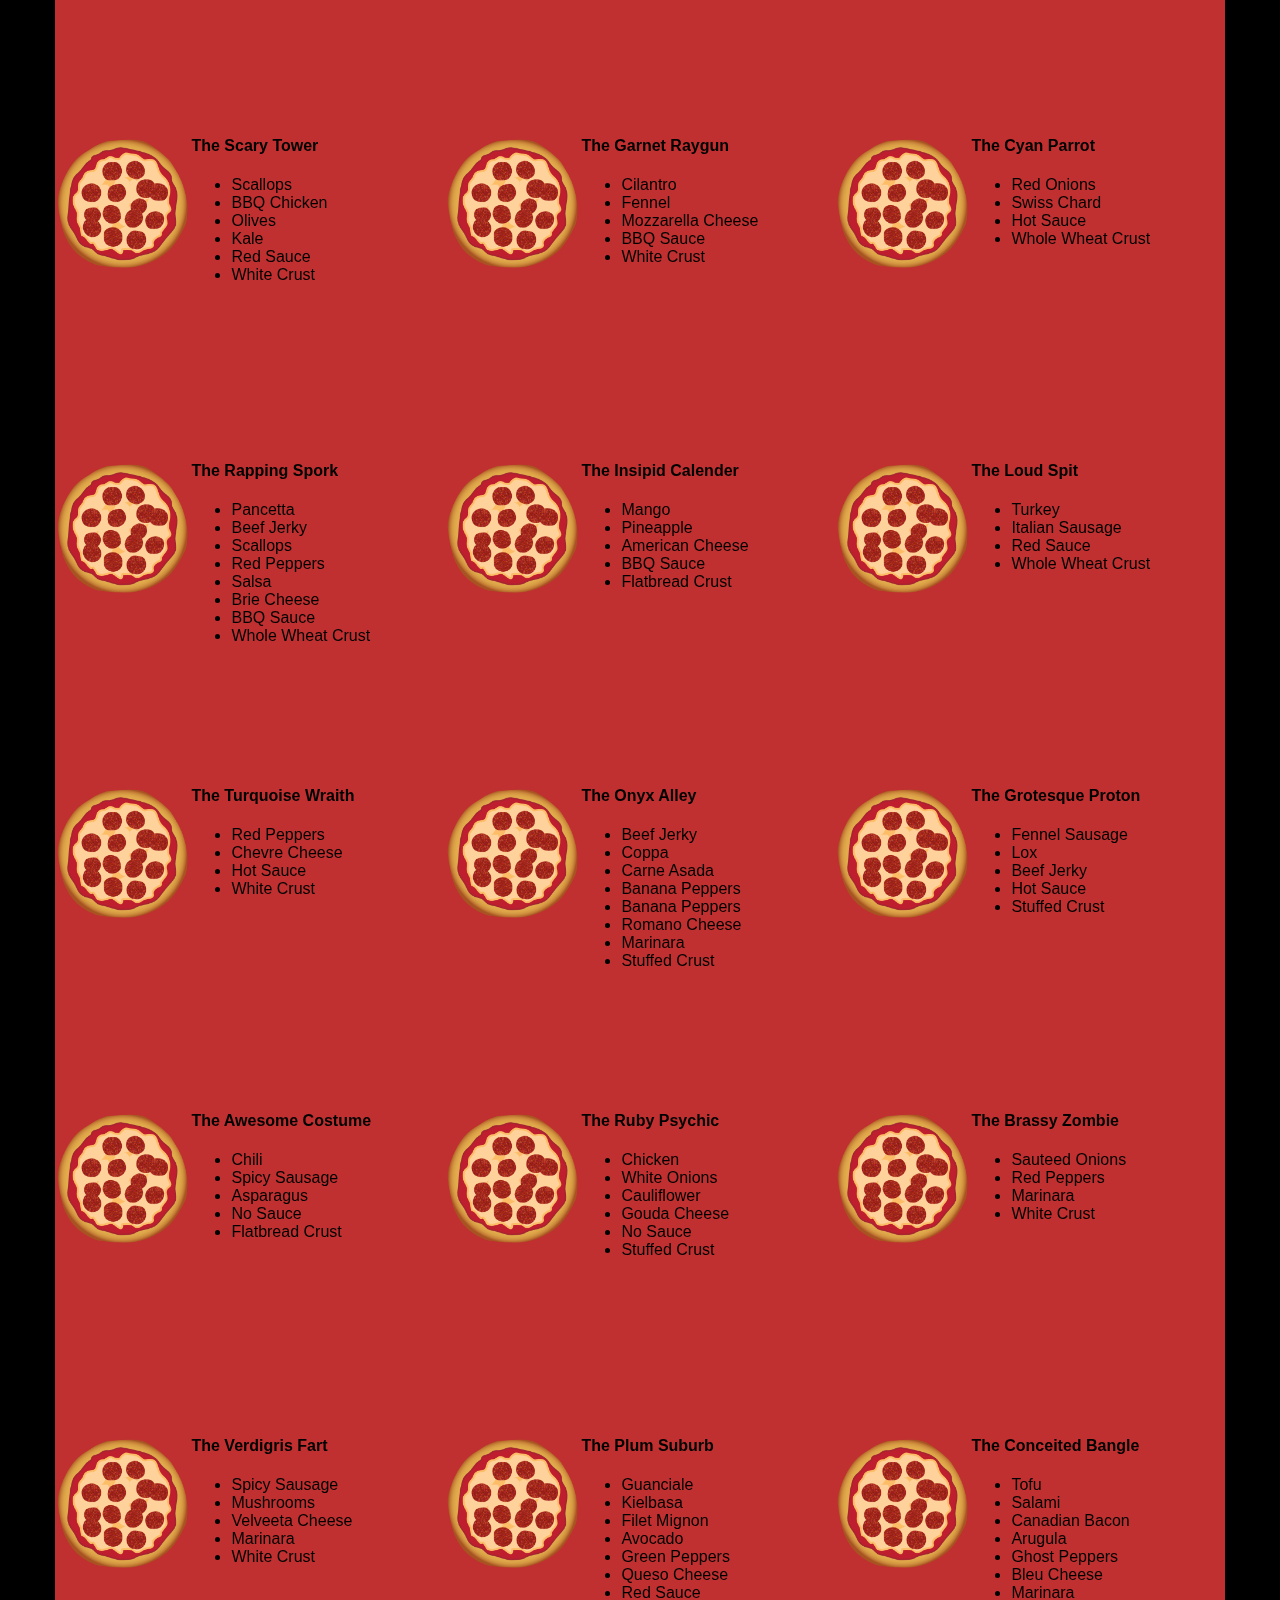
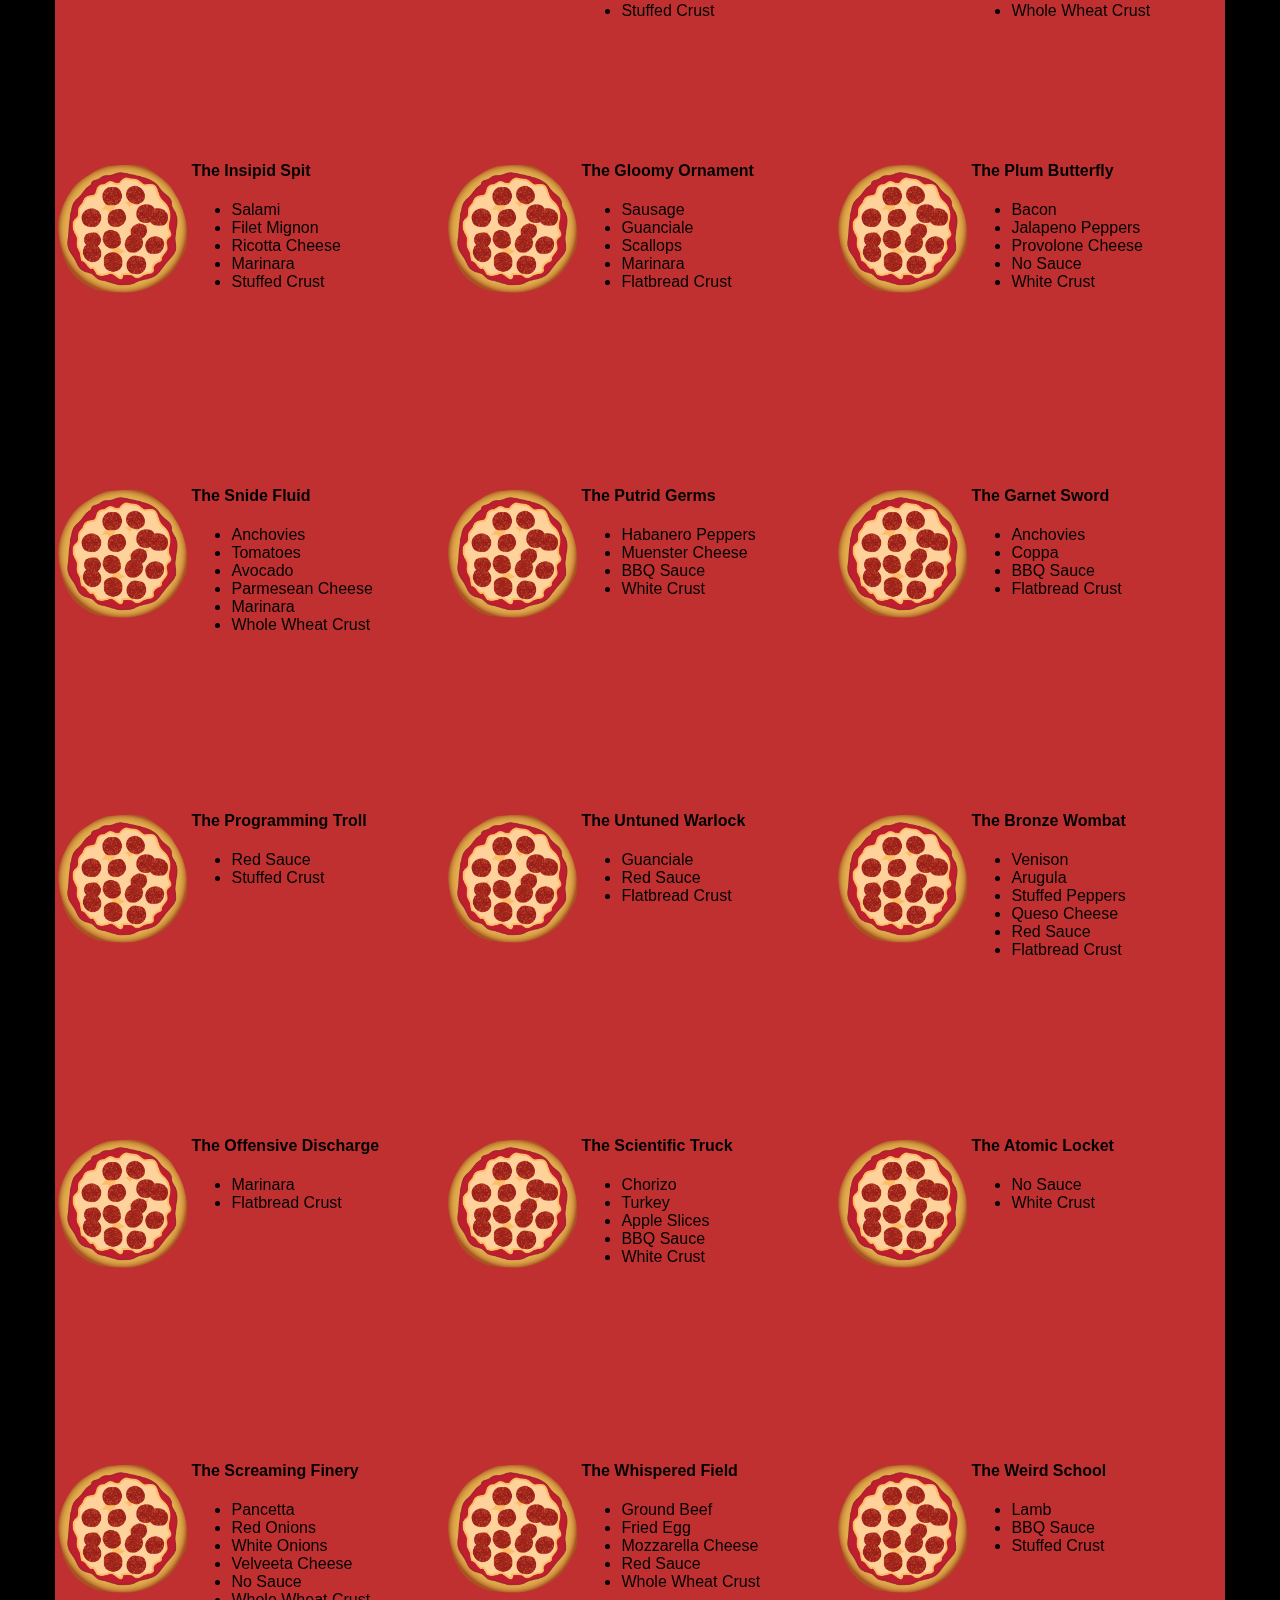
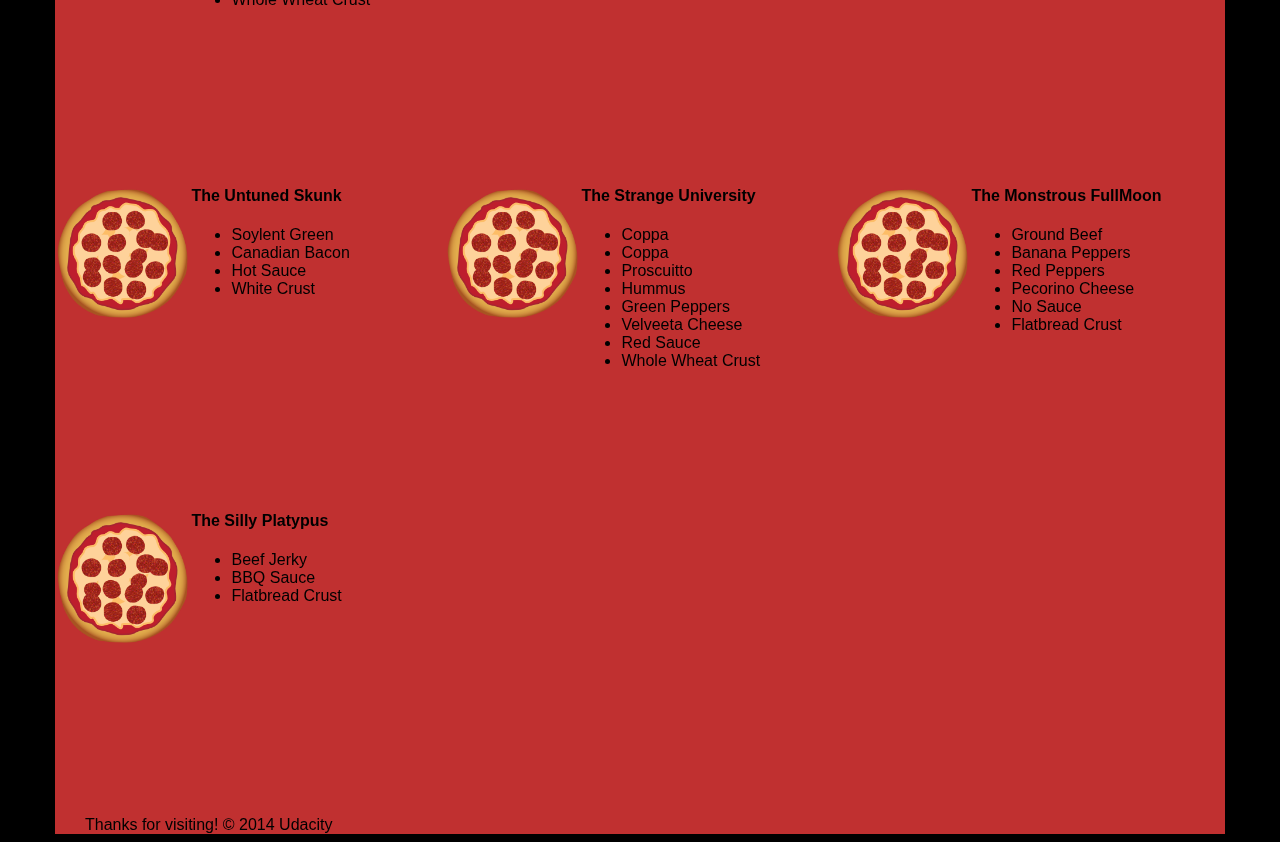
<file: mobile-portfolio/views/pizza.html>
<!DOCTYPE HTML>
<html>
<head>
  <link rel="stylesheet" href="css/style.css">
  <link rel="stylesheet" href="css/bootstrap-grid.css">
</head>

<body>
  <div class="container">
    <div id="header" class="row">
      <div class="col-md-6">
        <div class="row">
          <div class="col-md-12">
            <h1>Cam's Pizzeria</h1>
            <div class="row">
              <div id="menu" class="col-md-12">
                <form action="#randomPizzas">
                  <input type="submit" value="Menu">
                </form>
                <form action="#ingredients">
                  <input type="submit" value="Our Ingredients">
                </form>
                <form action="#locations">
                  <input type="submit" value="Locations">
                </form>
                <form action="#" onsubmit="alert('Thanks for clicking! This button doesn\'t do anything because this is a fake pizzeria :\)')">
                  <input type="submit" value="Contact Us">
                </form>
              </div>
            </div>
          </div>
        </div>
      </div>
      <div id="movingPizzas1" class="col-md-6">
      </div>
    </div>
    <div id="callToAction" class="row">
      <div class="col-md-4">
        <img src="images/pizzeria.jpg" class="img-responsive"> <!-- Image credit to: http://commons.wikimedia.org/wiki/File:HK_TST_night_%E5%98%89%E8%98%AD%E9%81%93_Granville_Road_restaurant_Paisano's_Pizzeria_pizza_Dec-2013.JPG -->
      </div>
      <div class="col-md-8">
        <div class="row">
          <div class="col-md-12">
            <h2>We Have Hundreds of Pizza Recipes!</h2>
            <p>At Cam's Pizzeria, we know you want options. Pepperoni? Boring. Cheese? No way! Sausage? C'mon, let's get creative.</p>

            <p>We have every pizza ingredient imaginable in our kitchen because we know you take choice seriously. Take a look through our menu of hundreds of pizza options and we know that you'll find something you love.</p>
          </div>
        </div>
        <div class="row">
          <div class="col-md-6 col-md-push-3">
            <form action="#randomPizzas">
              <input type="submit" value="Pick a Pizza Now!">
            </form>
          </div>
        </div>
      </div>
    </div>
    <div id="ingredients" class="row">
      <div class="col-md-8 col-md-push-2">
        <div class="row">
          <div class="col-md-12 centered">
            <h2>Ingredients!</h2>
          </div>
        </div>
        <div class="row">
          <div class="col-md-12">
            <p>We've scoured the planet for the best pizza ingredients. Our crack team of ingredient specialists are on constant lookout for new and interesting pizza ingredients.</p>

            <p>We have classic meats like pepperoni, sausage, and barbecue chicken. But you can find even more fun meats like coppa, kielbasa and soylent green on our menu too.</p>

            <p>Not interested in meat? No problem! We love our veggies too :) We have everything from arugula to zucchini.</p>
          </div>
        </div>
      </div>
    </div>
    <div id="locations" class="row">
      <div class="col-md-12">
        <h2 style="text-align: center">Locations!</h2>
        <div class="row">
          <div class="col-md-6">
            <h3>Pizza Road</h3>
            <p>1800 Pizza Road<br>San Francisco, CA<br>01010<br>555-555-5555</p>
          </div>
          <div class="col-md-6">
            <h3>Classic Pie Way</h3>
            <p>999 Classic Pie Way<br>New York, NY<br>00100<br>555-555-5555</p>
          </div>
        </div>
      </div>
    </div>
    <div id="pizzaGenerator" class="row">
      <div class="col-md-12">
        <h2 style="text-align: center">Our Pizzas!</h2>
        <div class="row">
          <div class="col-md-12">
            <em>What size pizza would you like? Use the slider below to change pizza sizes.</em>
          </div>
          <div id="pizzaSize" class="col-md-6">Medium</div>
          <div class="col-md-12">
            <input id="sizeSlider" type="range" min="1" max="3" value="2" step="1" onchange="resizePizzas(this.value)"></input>
          </div>
        </div>
        <div id="randomPizzas" class="row">
          <div id="pizza0" class="randomPizzaContainer" style="width:33.33%; height: 325px;">
            <div style="width:35%">
              <img src="images/pizza.png" class="img-responsive">
            </div>
            <div style="width:65%">
              <h4>The Udacity Special</h4>
              <ul>
                <li>Turkey</li>
                <li>Tofu</li>
                <li>Cauliflower</li>
                <li>Sun Dried Tomatoes</li>
                <li>Velveeta Cheese</li>
                <li>Red Sauce</li>
                <li>Whole Wheat Crust</li>
              </ul>
            </div>
          </div>
          <div id="pizza1" class="randomPizzaContainer" style="width:33.33%; height: 325px;">
            <div style="width:35%">
              <img src="images/pizza.png" class="img-responsive">
            </div>
            <div style="width:65%">
              <h4>The Cameron Special</h4>
              <ul>
                <li>Chicken</li>
                <li>Hot Sauce</li>
                <li>White Crust</li>
              </ul>
            </div>
          </div>
        </div>
      </div>
    </div>
    <div id="footer" class="col-md-12">Thanks for visiting! &copy; 2014 Udacity</div>
  </div>
  <script type="text/javascript" src="js/main.js"></script>
</body>

</html>
</html>
</file>
<file: arcade-game/css/style.css>
body {
    text-align: center;
}
</file>
<file: mobile-portfolio/css/print.css>
@media print {
  * { background: transparent !important; color: black !important; text-shadow: none !important; filter:none !important; -ms-filter: none !important; }
  a, a:visited { color: #444 !important; text-decoration: underline; }
  a[href]:after { content: " (" attr(href) ")"; }
  tr, img { page-break-inside: avoid; }
  img { max-width: 100% !important; }
  @page { margin: 0.5cm; }
  p, h2, h3 { orphans: 3; widows: 3; }
  h2, h3{ page-break-after: avoid; }
}
</file>
<file: portfolio_site/css/main.css>
body {
    font-family: 'Lato', sans-serif;
    color: lightslategrey;
    font-weight: 300;
    margin: 0 auto;
}

.line {
    background-color: slategrey;
    width: 100%;
    height: 2px;
}

.logo {
    width: 100px;
    height: 100px;
}

.main-image {
    max-height: 300px;
    width: 100%;
}


.featured-image {
    margin: 0 auto;
}

.featured-text {
    font-size: 15px;
}

.featured-work {
    font-size: 30px;
}

.modal_text {
    color: black;
}

@media screen and (max-width: 576px) {
    body {
        font-weight: 100;
    }

    .logo {
        margin: 0 auto;
    }

    .name-desc {
        text-align: center;
    }

    .featured-work {
        font-size: 20px;
        text-align: center;
    }

    .featured-image {
        max-height: 40%;
        max-width: 40%;
    }
    
    .featured-text {
        font-size: 10px;
        text-align: center;
        color: midnightblue;
    }
}

@media screen and (min-width: 577px) and (max-width: 768px) {
    body {
        font-weight: 100;
    }

    .name-desc {
        text-align: right;

    }

    .featured-work {
        font-size: 50px;
        text-align: center;
    }

    .featured-image {
        max-height: 40%;
    }

    .featured-text {
        font-size: 20px;
        text-align: center;
        color: cornflowerblue;
    }
}
</file>
<file: fend-animal-trading-cards-master/styles.css>
.facts {
    font-style: italic;
}

.marg_padd {
    padding: 5px;
}

.items {
    font-weight: bold;
}

.body_style {
    padding: 10px;
    font-family: "Comic Sans MS", "Comic Sans", cursive;
    border: 10px solid black;
    width: 330px;
}

li {
    list-style-type: none;
}

ul {
    padding: 2px;
    margin: 2px;
}

p {
    font-size: 1em;
}

.box_1{
    font-size: 20px;
    padding-left: 15px;
    padding-bottom: 15px;

    border: 1px solid darkgrey;
    overflow: hidden;
    -webkit-box-shadow: 13px 20px 60px 1px rgba(122,122,122,0.99);
    -moz-box-shadow: 13px 20px 60px 1px rgba(122,122,122,0.99);
    box-shadow: 13px 20px 60px 1px rgba(122,122,122,0.99);
}

.box_2{
    font-size: 14px;
    padding-right: 14px;
    border: 1px solid darkgrey;
    overflow: hidden;
    width: 285px;
}


.fig {
    width: 300px;
}
</file>
<file: mobile-portfolio/css/style.css>
html {
  font-size: 100%;
  overflow-y: scroll;
  -webkit-tap-highlight-color: rgba(0,0,0,0);
  -ms-text-size-adjust: 100%;
  -webkit-text-size-adjust: none;
}
body { margin: 0; font-size: 14px; line-height: 1.61; font-weight: 400; }
body, button, input, select, textarea { font-family: 'Open Sans', sans-serif; color: #333; }

a { color: #12C; }
a:visited { color: #61C; }
a:focus { outline: thin dotted; }
a:hover, a:active { color: #c00; outline: 0; }

b, strong { font-weight: bold; }
pre, code { font-family: monospace, monospace; font-size: 1em; }
ul, ol { margin: 1em 0; padding: 0 0 0 20px; }
img { border: 0; max-width: 100%; }

body { background: #fff; }
header, footer, .container { max-width: 45em; margin: 0 auto; }

header { padding: 0 0.5em; color: #C90B0B; }
header img { border-radius: 40px; float: left; }
header p { font-size:1.5em; font-weight: bold; padding-left: 4em;}
header p span { font-size: 0.8em; font-weight: normal;}

.hero { padding: 2em; background-color: #f8f8f8; font-size:1.2em;
  border-bottom: 1px solid #ccc;
  border-top: 1px solid #ccc;
}

.content { padding: 1em 1em; }
.content li { list-style-type: none; font-size: 1.1em;}
li img { float:left; padding-right: 1em; }
li p { font-size: 0.9em; font-style: italic; }

footer {
  padding: 0 0.5em;
  border-top: 1px solid #ccc;
}
footer span { float: right; font-style: italic; }

/* Smartphones (portrait) */
@media only screen and (max-width: 480px) {
  body { font-size: 12px;}
  header p { padding-left: 4.5em;}
}
</file>
<file: mobile-portfolio/views/css/style.css>
/** {
  outline: 1px solid red !important;
}*/
* {
  -webkit-box-sizing: border-box;
  -moz-box-sizing: border-box;
  -box-sizing: border-box;
}

body {
  font-family: "Trebuchet MS", Helvetica, sans-serif;
  background: black;
}

input {
  background: grey;
  font-size: 18px;
}

form {
  display: inline-block;
}

.centered {
  text-align: center;
}

#pizzaSize {
  font-weight: 800;
}

.mover {
  position: fixed;
  width: 256px;
  z-index: -1;
}

.randomPizzaContainer {
  float: left;
  display: flex;
}

.randomPizzaContainer:after {
  content: "";
  display: table;
  clear:both;
}

 .container {
  background-color: rgba(240, 60, 60, 0.8);
}
</file>
